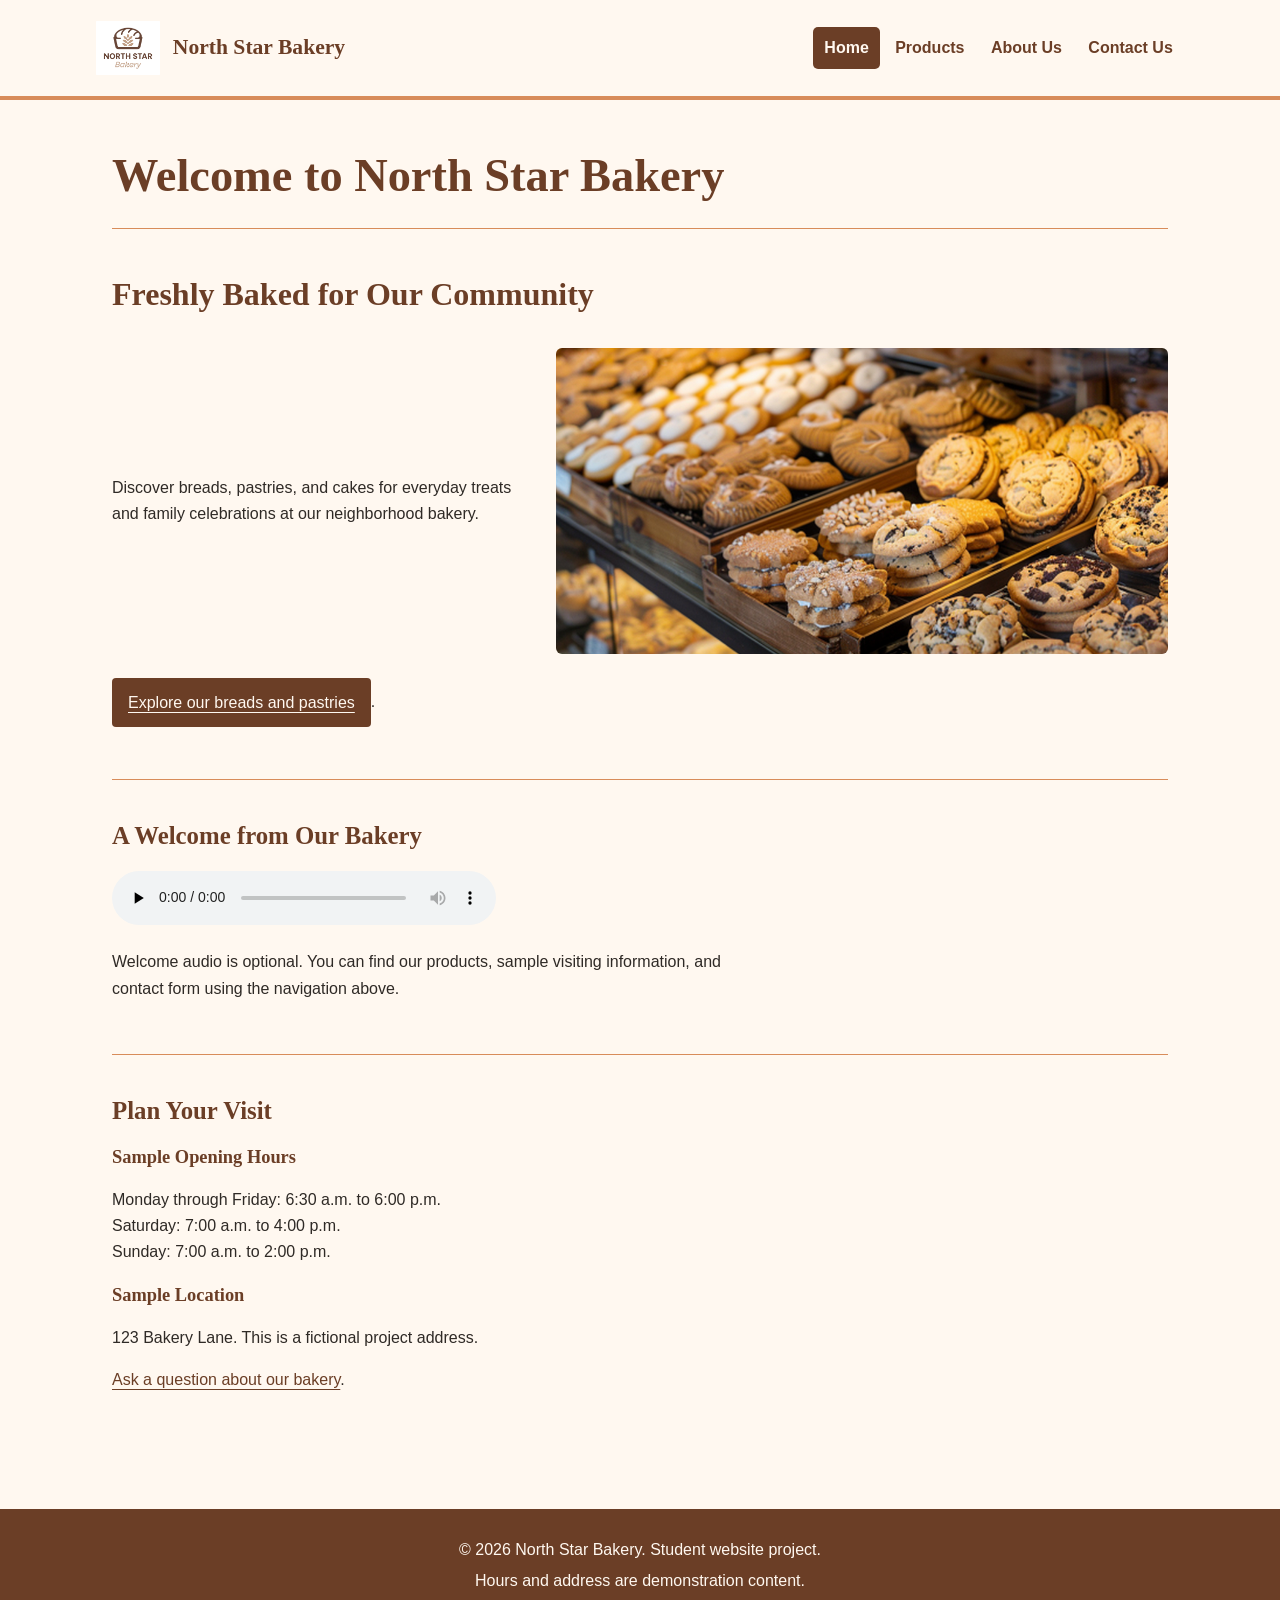
<file: index.html>
<!DOCTYPE html>
<html lang="en">
<head>
<meta charset="UTF-8">
<meta name="viewport" content="width=device-width, initial-scale=1.0">
<title>North Star Bakery | Home</title>
<link rel="stylesheet" href="styles.css">
<script src="bakery_C.js" defer></script>
</head>
<body>
     <a class="skip-link" href="#main-content">Skip to main content</a>
   <header><div class="header-inner"><a class="brand" href="index.html"><img src="bakery-logo_c.png" alt="North Star Bakery" width="80" height="80"><span>North Star Bakery</span></a><nav aria-label="Main navigation"><ul><li><a href="Bakery_C_index.html" aria-current="page">Home</a></li><li><a href="Bakery_C_product.html">Products</a></li><li><a href="Bakery_C_about.html">About Us</a></li><li><a href="Bakery_C_contact.html">Contact Us</a></li></ul></nav></div></header>
  <main id="main-content">
    
    <h1>Welcome to North Star Bakery</h1>
    <section class="hero">
      <h2>Freshly Baked for Our Community</h2>
      <p>Discover breads, pastries, and cakes for everyday treats
        and family celebrations at our neighborhood bakery.</p>
     <picture><source media="(min-width: 768px)" srcset="bakery-feature-large_c.png"><img src="bakery-feature-small_c.png" alt="A selection of breads and pastries" width="900" height="500"></picture>
          <p><a href="Bakery_C_product.html"> Explore our breads and pastries</a>.</p>
    </section>
    <section>
<h2>A Welcome from Our Bakery</h2>
        <audio controls preload="none">
        <source src="bakery-welcome_c.mp3" type="audio/mpeg">
        Your browser does not support audio.
        <a href="bakery-welcome_c.mp3">Download the welcome chime</a>.
      </audio>
      <p>Welcome audio is optional. You can find our products, sample visiting information, and contact form using the navigation above.</p>
    </section>
    <section>
      <h2>Plan Your Visit</h2>
      <h3>Sample Opening Hours</h3>
      <p>Monday through Friday: 6:30 a.m. to 6:00 p.m.<br>
        Saturday: 7:00 a.m. to 4:00 p.m.<br>
        Sunday: 7:00 a.m. to 2:00 p.m.</p>
      <h3>Sample Location</h3>
      <p>123 Bakery Lane. This is a fictional project address.</p>
      <p><a href="Bakery_C_contact.html">Ask a question about our bakery</a>.</p>
    </section>
  </main>
  <footer>
    <p>&copy; 2026 North Star Bakery. Student website project.</p>
    <p>Hours and address are demonstration content.</p>
  </footer>
</body>
</html>
</file>
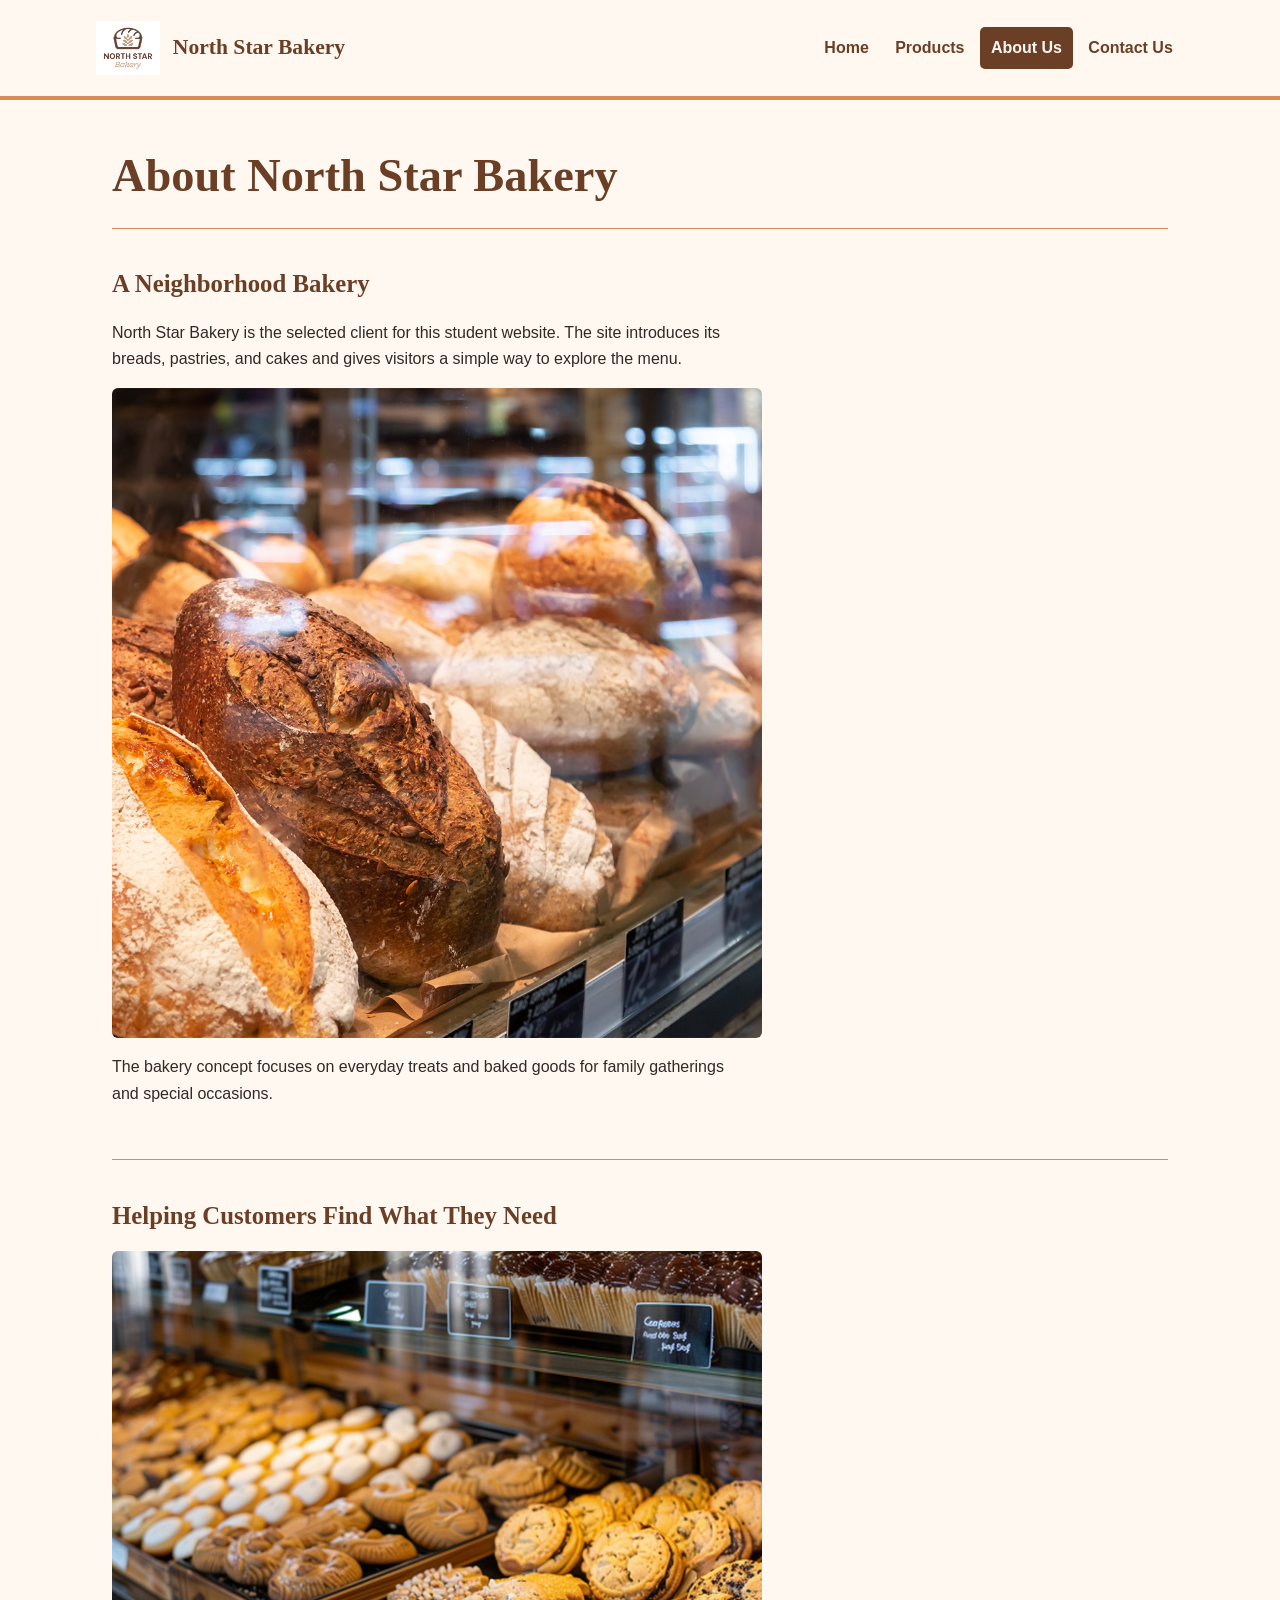
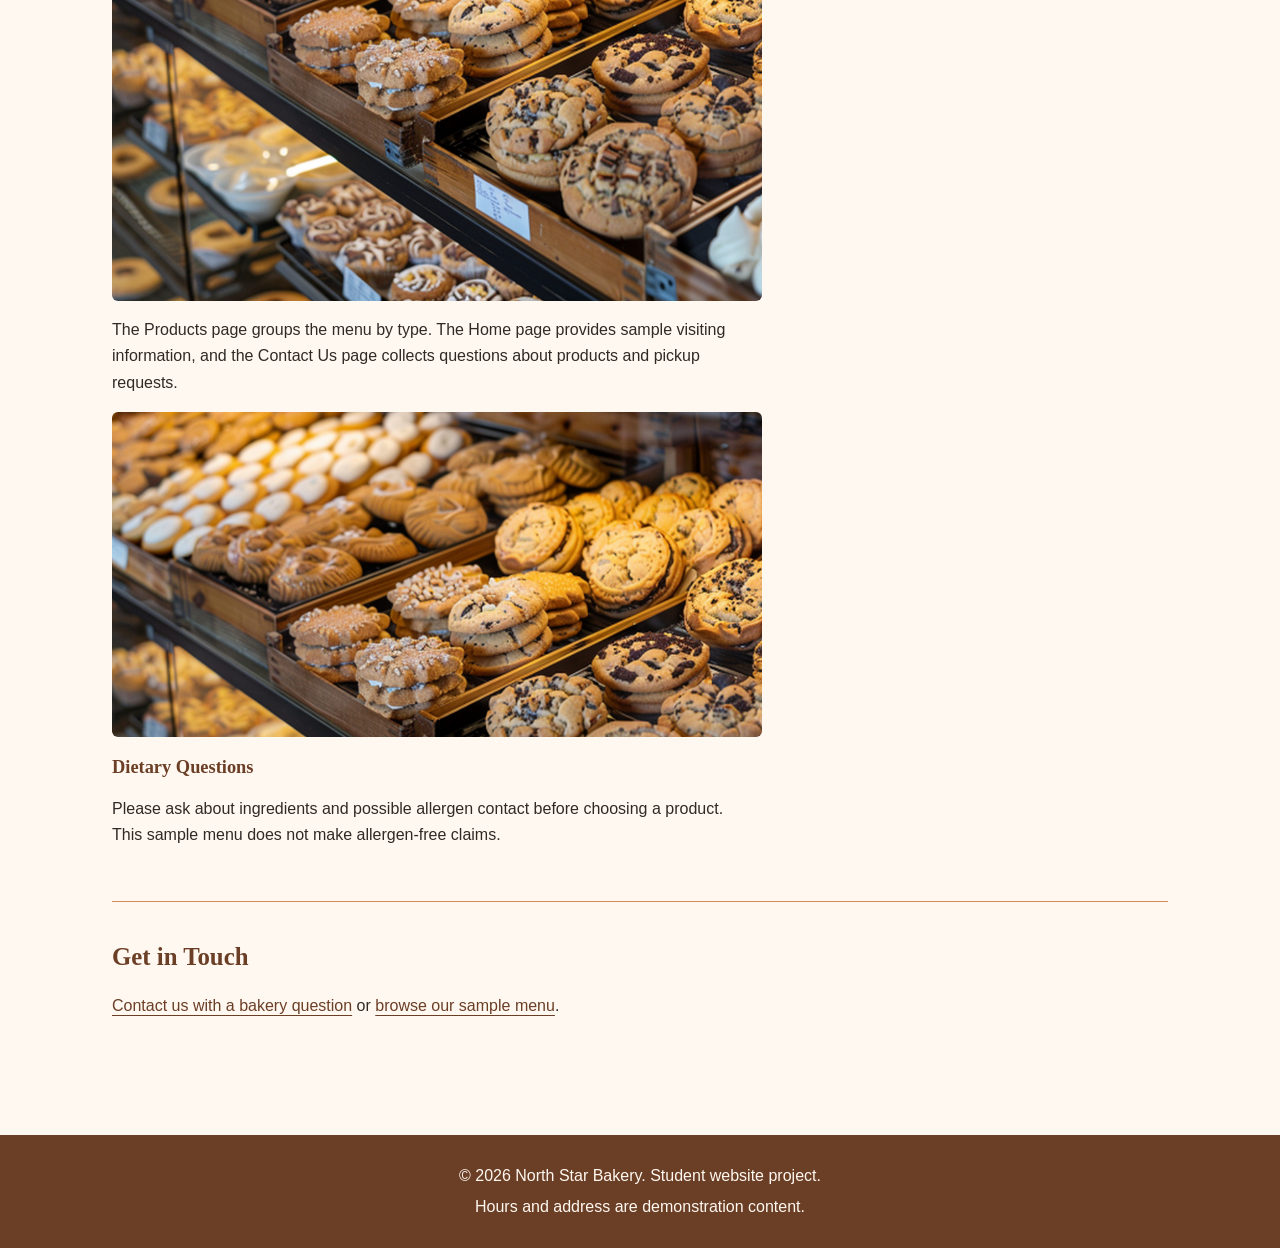
<file: Bakery_C_about.html>
<!DOCTYPE html>
<html lang="en">
<head>
<meta charset="UTF-8">
<meta name="viewport" content="width=device-width, initial-scale=1.0">
<title>North Star Bakery | About Us</title>
<link rel="stylesheet" href="styles.css">
<script src="bakery_C.js" defer></script>
</head>
<body>
  <a class="skip-link" href="#main-content">Skip to main content</a>
  <header><div class="header-inner"><a class="brand" href="index.html"><img src="bakery-logo_c.png" alt="North Star Bakery" width="80" height="80"><span>North Star Bakery</span></a><nav aria-label="Main navigation"><ul><li><a href="Bakery_C_index.html">Home</a></li><li><a href="Bakery_C_product.html">Products</a></li><li><a href="Bakery_C_about.html" aria-current="page">About Us</a></li><li><a href="Bakery_C_contact.html">Contact Us</a></li></ul></nav></div></header>
  <main id="main-content">
    <h1>About North Star Bakery</h1>
    <section class="about-section">
      <h2>A Neighborhood Bakery</h2>
      <p>North Star Bakery is the selected client for this student
        website. The site introduces its breads, pastries, and cakes
        and gives visitors a simple way to explore the menu.</p>

        <img src="bakery-bread_c.png" width="480" height="400" alt="Fresh bread and pastries from the bakery">
        
      <p>The bakery concept focuses on everyday treats and baked goods
        for family gatherings and special occasions.</p>

    </section>
    <section class="about-section">
      <h2>Helping Customers Find What They Need</h2>

      <img src="bakery-feature-small_c.png" width="480" height="400" alt="Fresh bread and pastries from the bakery">
      
      <p>The Products page groups the menu by type. The Home page
        provides sample visiting information, and the Contact Us
        page collects questions about products and pickup requests.</p>
        
        <img src="bakery-feature-large_c.png" width="480" height="400" alt="Fresh bread and pastries from the bakery">
        

      <h3>Dietary Questions</h3>
      <p>Please ask about ingredients and possible allergen contact
        before choosing a product. This sample menu does not make
        allergen-free claims.</p>
    </section>
    <section class="about-section">
      <h2>Get in Touch</h2>
      <p><a href="Bakery_C_contact.html">Contact us with a bakery question</a>
        or <a href="Bakery_C_product.html">browse our sample menu</a>.</p>
    </section>
  </main>
  <footer>
    <p>&copy; 2026 North Star Bakery. Student website project.</p>
    <p>Hours and address are demonstration content.</p>
  </footer>
</body>
</html>
</file>
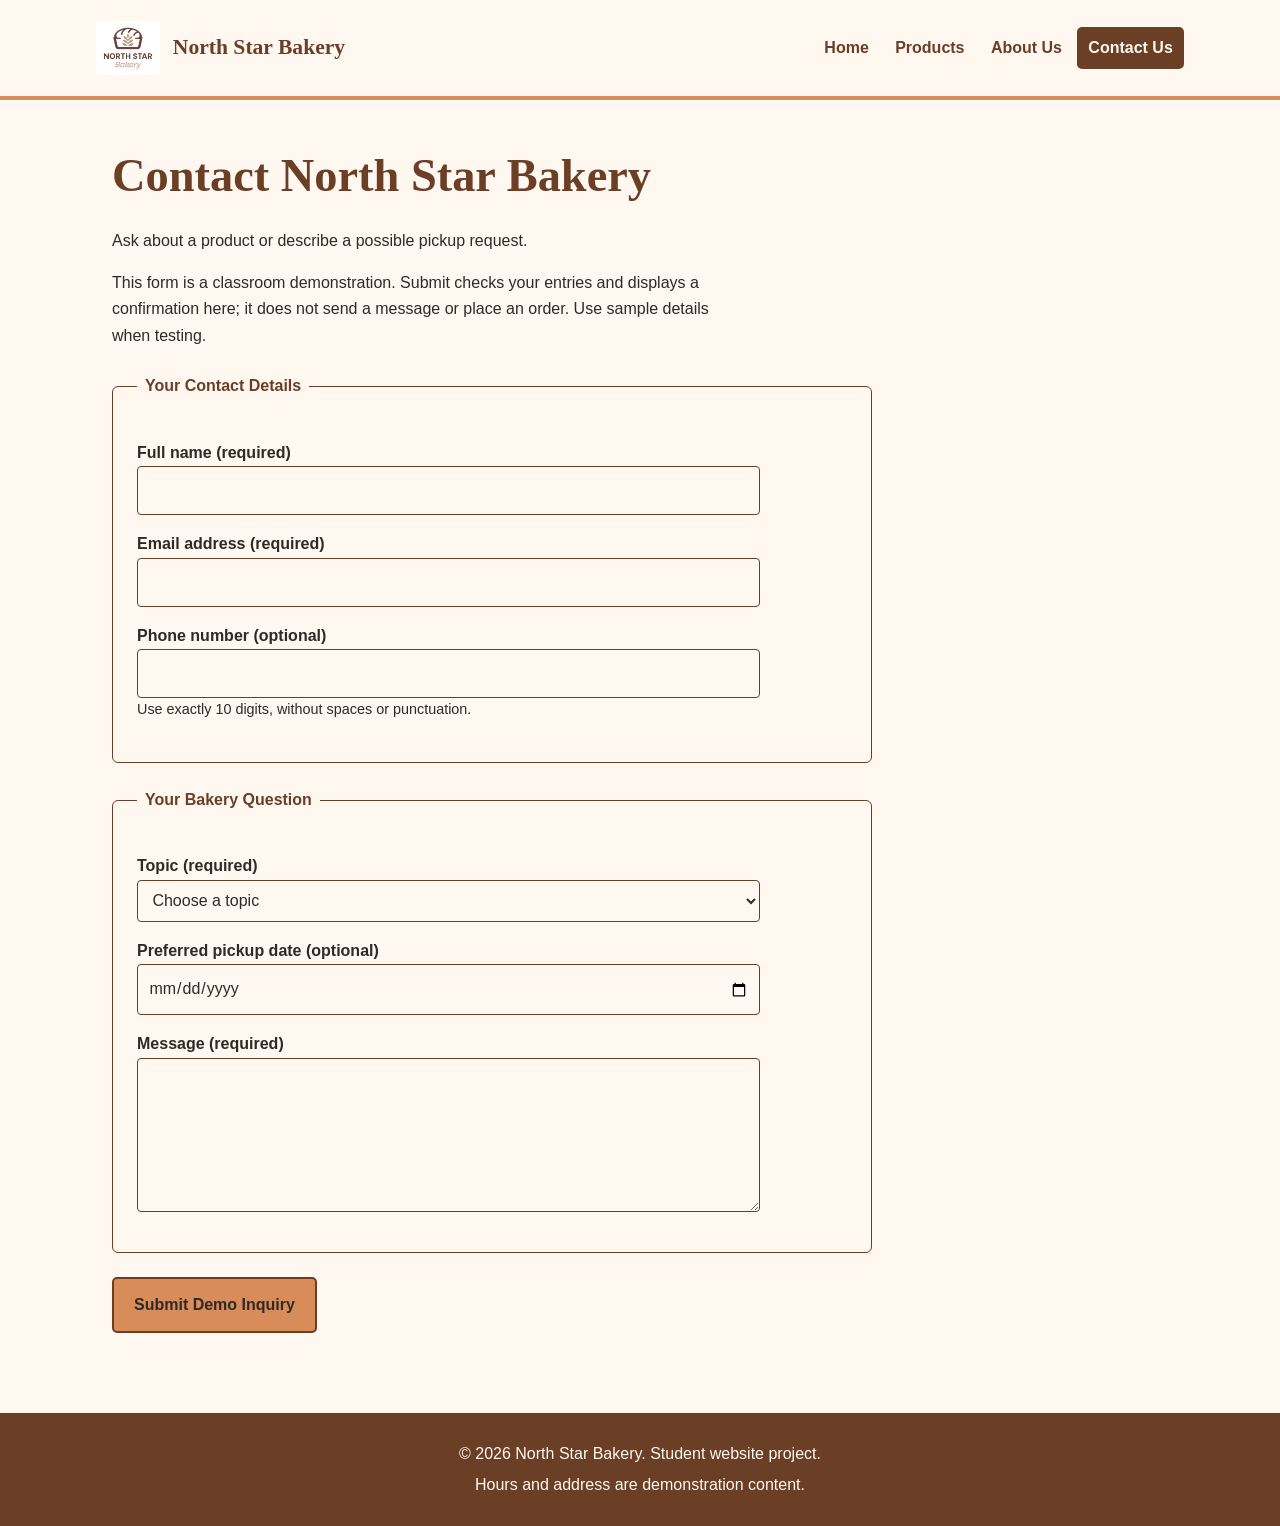
<file: Bakery_C_contact.html>
<!DOCTYPE html>
<html lang="en">
<head>
<meta charset="UTF-8">
<meta name="viewport" content="width=device-width, initial-scale=1.0">
<title>North Star Bakery | Contact Us</title>
<link rel="stylesheet" href="styles.css">
<script src="bakery_C.js" defer></script>
</head>
<body>
     <a class="skip-link" href="#main-content">Skip to main content</a>
   <header><div class="header-inner"><a class="brand" href="index.html"><img src="bakery-logo_c.png" alt="North Star Bakery" width="80" height="80"><span>North Star Bakery</span></a><nav aria-label="Main navigation"><ul><li><a href="Bakery_C_index.html">Home</a></li><li><a href="Bakery_C_product.html">Products</a></li><li><a href="Bakery_C_about.html">About Us</a></li><li><a href="Bakery_C_contact.html" aria-current="page">Contact Us</a></li></ul></nav></div></header>
  <main id="main-content">
    <h1>Contact North Star Bakery</h1><p id="topic-status" role="status"></p>
    <p>Ask about a product or describe a possible pickup request.</p>
    <p>This form is a classroom demonstration. Submit checks your entries and displays a confirmation here; it does not send a message
      or place an order. Use sample details when testing.</p>
    <form id="inquiry-form" action="Bakery_C_contact.html" method="get">
      <fieldset>
        <legend>Your Contact Details</legend>
        <p>
          <label for="full-name">Full name (required)</label><br>
          <input type="text" id="full-name" name="full_name"
            autocomplete="name" minlength="2" maxlength="80" required>
        </p>
        <p>
          <label for="email">Email address (required)</label><br>
          <input type="email" id="email" name="email"
            autocomplete="email" required>
        </p>
        <p>
          <label for="phone">Phone number (optional)</label><br>
          <input type="tel" id="phone" name="phone"
            autocomplete="tel" pattern="[0-9]{10}"
            aria-describedby="phone-help">
          <small id="phone-help">Use exactly 10 digits, without spaces or punctuation.</small>

        </p>
      </fieldset>
      <fieldset>
        <legend>Your Bakery Question</legend>
        <p>
          <label for="topic">Topic (required)</label><br>
          <select id="topic" name="topic" required>
            <option value="">Choose a topic</option>
            <option value="products">Product question</option>
            <option value="cake">Cake request</option>
            <option value="pickup">Pickup question</option>
          </select>
        </p>
        <p>
          <label for="pickup-date">Preferred pickup date (optional)</label><br>
          <input type="date" id="pickup-date" name="pickup_date">
        </p>
        <p>
          <label for="message">Message (required)</label><br>
          <textarea id="message" name="message" rows="5" cols="35"
            minlength="10" maxlength="1000" required></textarea>
        </p>
      </fieldset>
      <p><button type="submit">Submit Demo Inquiry</button></p>
    <p id="form-status" role="status" aria-live="polite"></p></form>
  </main>
  <footer>
    <p>&copy; 2026 North Star Bakery. Student website project.</p>
    <p>Hours and address are demonstration content.</p>
  </footer>
</body>
</html>
</file>
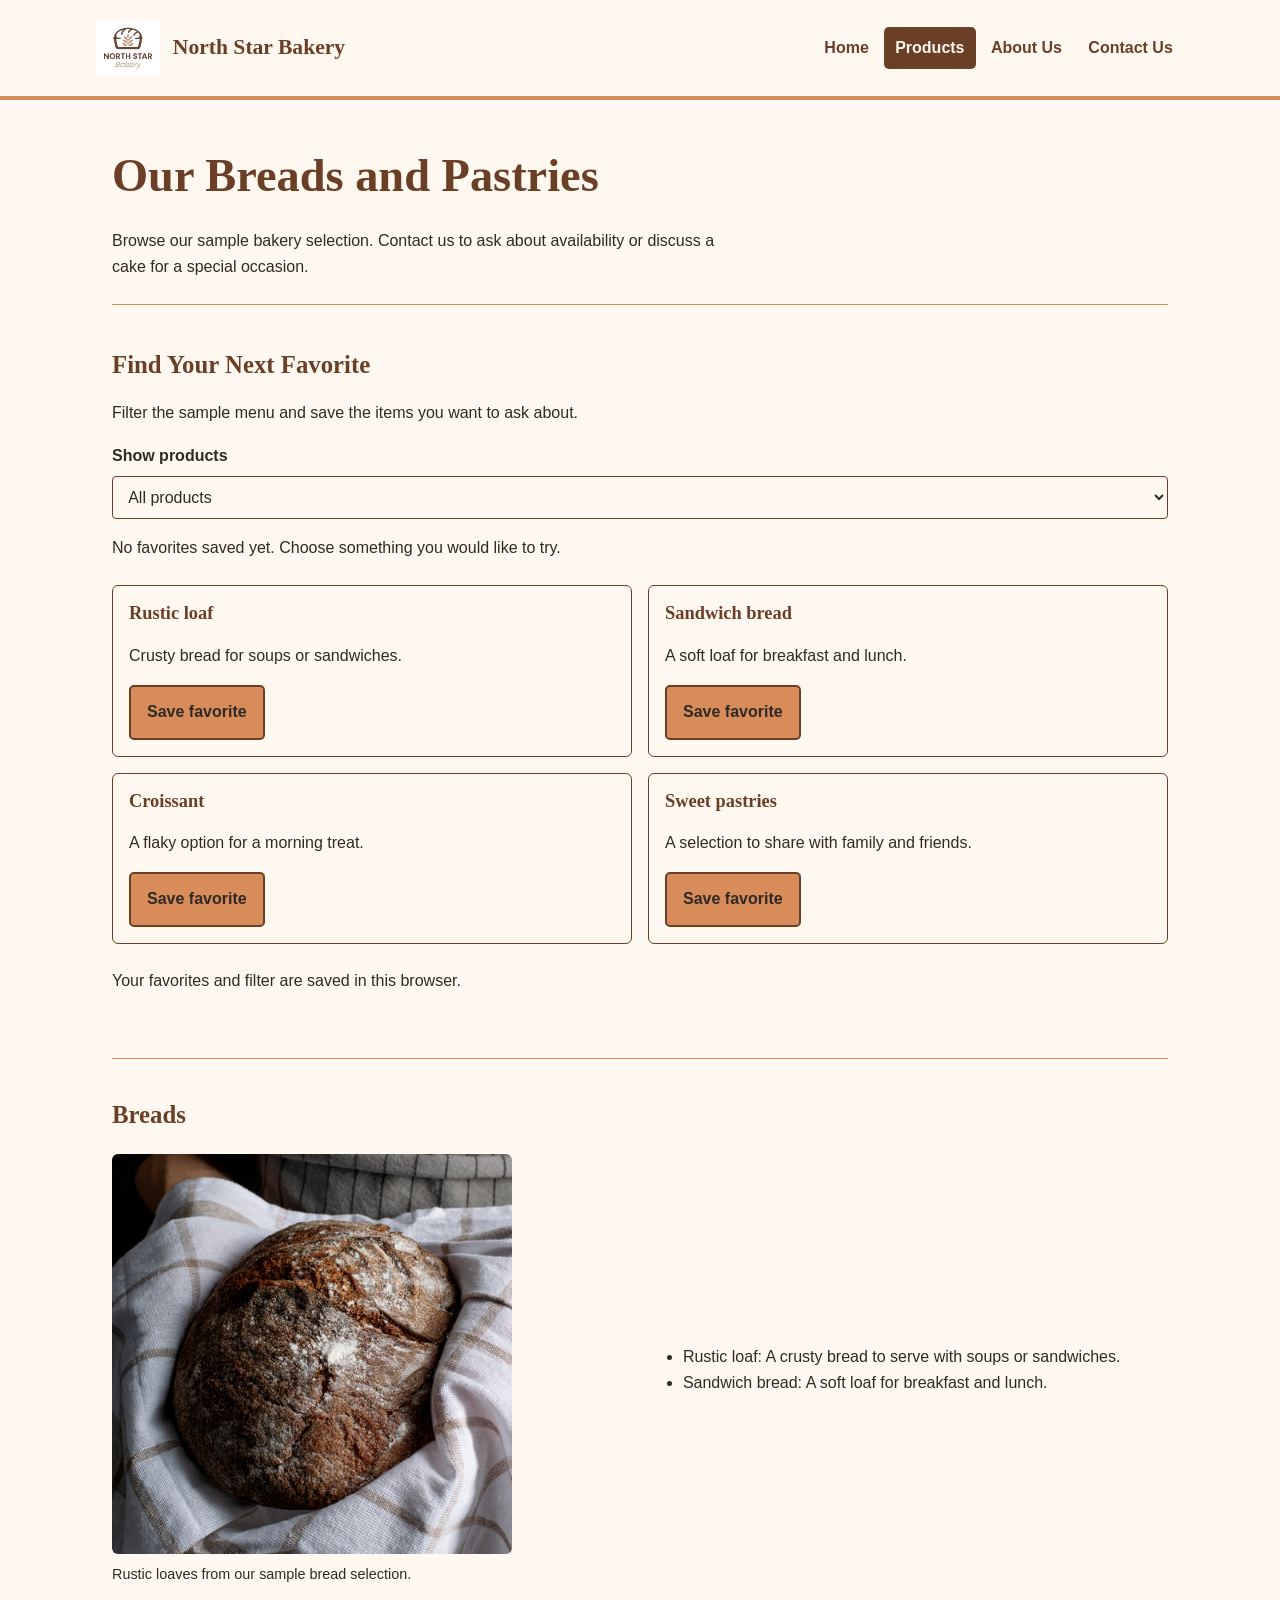
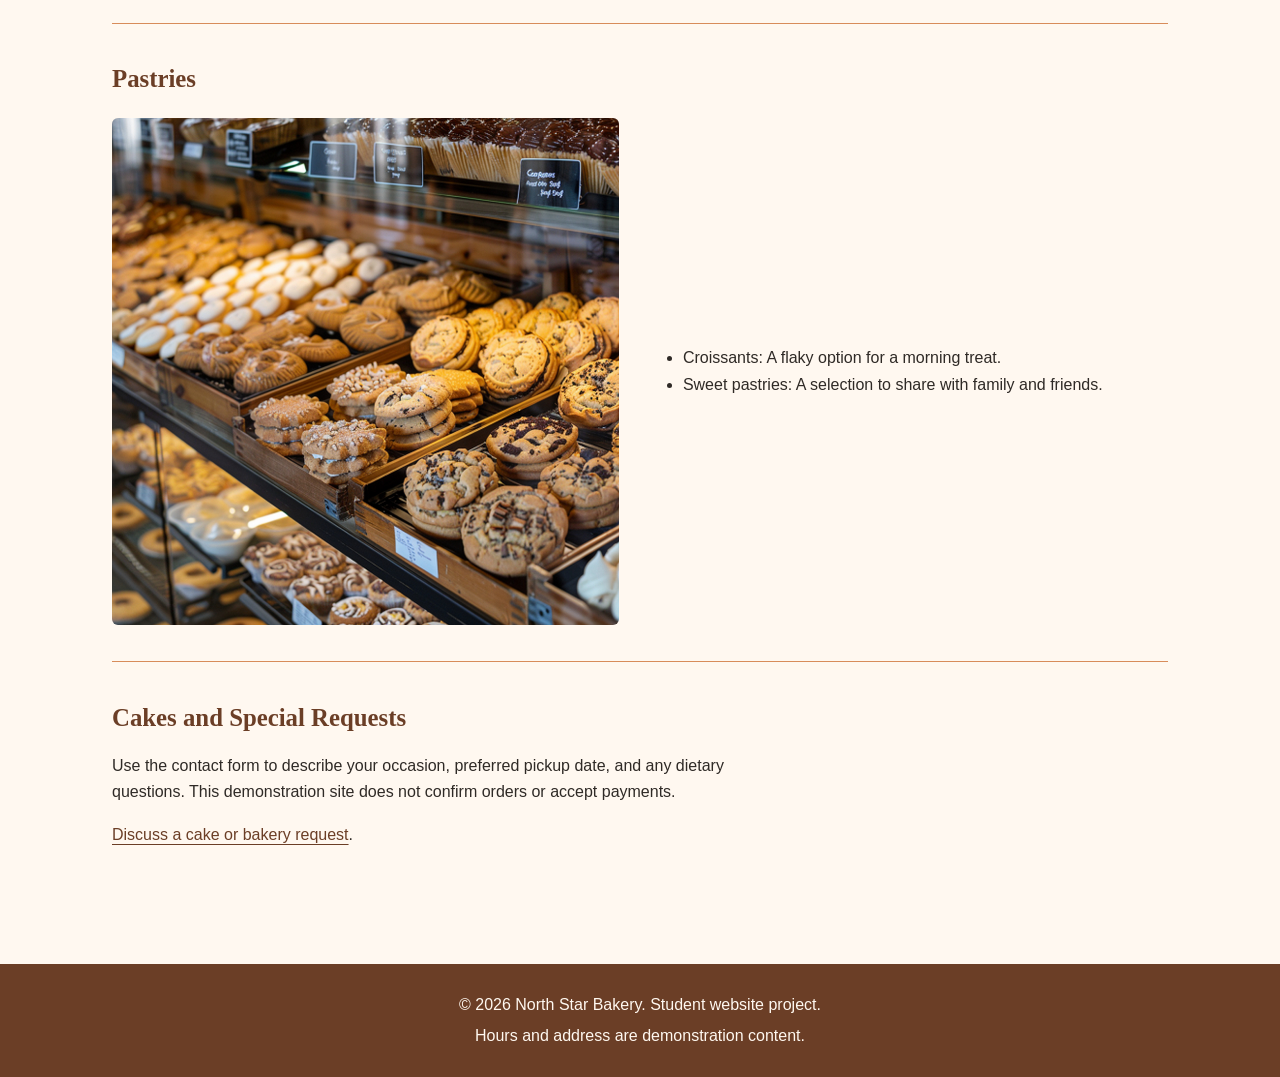
<file: Bakery_C_product.html>
<!DOCTYPE html>
<html lang="en">
<head>
<meta charset="UTF-8">
<meta name="viewport" content="width=device-width, initial-scale=1.0">
<title>North Star Bakery | Products</title>
<link rel="stylesheet" href="styles.css">
<script src="bakery_C.js" defer></script>
</head>
<body>
  <a class="skip-link" href="#main-content">Skip to main content</a>
  <header><div class="header-inner"><a class="brand" href="index.html"><img src="bakery-logo_c.png" alt="North Star Bakery" width="80" height="80"><span>North Star Bakery</span></a><nav aria-label="Main navigation"><ul><li><a href="Bakery_C_index.html">Home</a></li><li><a href="Bakery_C_product.html" aria-current="page">Products</a></li><li><a href="Bakery_C_about.html">About Us</a></li><li><a href="Bakery_C_contact.html">Contact Us</a></li></ul></nav></div></header>
  <main id="main-content">
    <h1>Our Breads and Pastries</h1>
    <p>Browse our sample bakery selection. Contact us to ask about
      availability or discuss a cake for a special occasion.</p>
    <section id="product-finder" aria-labelledby="finder-title">
<h2 id="finder-title">Find Your Next Favorite</h2>
<p>Filter the sample menu and save the items you want to ask about.</p>
<label for="category">Show products</label>
<select id="category"><option value="all">All products</option><option value="bread">Breads</option><option value="pastry">Pastries</option></select>
<p id="favorite-summary" role="status" aria-live="polite"></p>
<div id="product-list" class="product-list"></div>
<p id="storage-status" role="status"></p>
</section><section class="product-card">
      <h2>Breads</h2>
      <figure>
        <img src="bakery-signature-loaf_c.png" width="400" height="200" alt="Fresh bread and pastries from the bakery">
      
        <figcaption>Rustic loaves from our sample bread selection.</figcaption></figure><ul><li>Rustic loaf: A crusty bread to serve with soups or sandwiches.</li>
        <li>Sandwich bread: A soft loaf for breakfast and lunch.</li>
      </ul>
    </section>
    <section class="product-card">
      <h2>Pastries</h2>
      <img src="bakery-feature-small_c.png" width="400" height="200"
        alt="A selection of freshly baked pastries">
      <ul>
        <li>Croissants: A flaky option for a morning treat.</li>
        <li>Sweet pastries: A selection to share with family and friends.</li>
      </ul>
    </section>
    <section>
      <h2>Cakes and Special Requests</h2>
      <p>Use the contact form to describe your occasion, preferred
        pickup date, and any dietary questions. This demonstration
        site does not confirm orders or accept payments.</p>
      <p><a href="Bakery_C_contact.html">Discuss a cake or bakery request</a>.</p>
    </section>
  </main>
  <footer>
    <p>&copy; 2026 North Star Bakery. Student website project.</p>
    <p>Hours and address are demonstration content.</p>
  </footer>
</body>
</html>
</file>
<file: styles.css>
:root {
    --cream: #fff8f0;
    --brown: #6b3e26;
    --peach: #d88c5a;
    --charcoal: #2f2a26;
}

* {
    box-sizing: border-box;
}

body {
    margin: 0;
    background: var(--cream);
    color: var(--charcoal);
    font-family: Arial, sans-serif;
    line-height: 1.65;
}

a {
    color: var(--brown);
    text-underline-offset: 0.25em;
}

a:hover {
    text-decoration-thickness: 3px;
}

a:focus-visible,
input:focus-visible,
select:focus-visible,
textarea:focus-visible,
button:focus-visible {
    outline: 3px solid var(--brown);
    outline-offset: 4px;
}

.skip-link {
    position: absolute;
    left: 1rem;
    top: -6rem;
    background: var(--cream);
    padding: 0.7rem;
    z-index: 10;
}

.skip-link:focus {
    top: 1rem;
}

/* Header */
header {
    border-bottom: 4px solid var(--peach);
}

.header-inner {
    max-width: 1120px;
    margin: auto;
    padding: 1rem;
    display: flex;
    flex-direction: column;
    gap: 1rem;
}

.brand {
    display: flex;
    align-items: center;
    gap: 0.8rem;
    font-family: Georgia, serif;
    font-size: 1.35rem;
    font-weight: bold;
    text-decoration: none;
}

.brand img {
    width: 64px;
    height: 64px;
    object-fit: contain;
}

/* Navigation */
nav ul {
    list-style: none;
    display: flex;
    flex-direction: column;
    gap: 0.35rem;
    padding: 0;
    margin: 0;
}

nav a {
    display: block;
    padding: 0.5rem 0.7rem;
    font-weight: bold;
    text-decoration: none;
    border-radius: 5px;
}

nav a[aria-current] {
    background: var(--brown);
    color: var(--cream);
}

nav a:hover {
    outline: 2px solid var(--brown);
}

/* Main */
main {
    max-width: 1120px;
    margin: auto;
    padding: 1.25rem;
}

/* Headings */
h1,
h2,
h3 {
    font-family: Georgia, serif;
    color: var(--brown);
    line-height: 1.2;
}

h1 {
    font-size: 2.1rem;
    margin: 1rem 0 1.5rem;
}

h2 {
    font-size: 1.55rem;
}

h3 {
    font-size: 1.15rem;
}

p {
    max-width: 70ch;
}

/* Sections */
section {
    padding: 1.25rem 0;
    margin: 1rem 0;
    border-top: 1px solid var(--peach);
}

/* Images */
img {
    max-width: 100%;
    height: auto;
    display: block;
    border-radius: 6px;
}

section > img {
    width: 100%;
    max-width: 560px;
}

picture img {
    width: 100%;
    height: auto;
}

figure {
    margin: 0;
}

figcaption,
small {
    font-size: 0.9rem;
}

figcaption {
    margin-top: 0.6rem;
}

audio {
    max-width: 100%;
    width: 24rem;
}

/* Form */
fieldset {
    border: 1px solid var(--brown);
    border-radius: 6px;
    padding: 1rem;
    margin: 1.5rem 0;
    min-width: 0;
}

legend {
    font-weight: bold;
    color: var(--brown);
    padding: 0 0.5rem;
}

label {
    font-weight: bold;
}

input,
select,
textarea {
    display: block;
    width: 100%;
    min-width: 0;
    font: inherit;
    padding: 0.65rem;
    border: 1px solid var(--brown);
    border-radius: 4px;
    background: var(--cream);
    color: var(--charcoal);
}

textarea {
    resize: vertical;
}

small {
    display: block;
}

button {
    font: inherit;
    font-weight: bold;
    padding: 0.8rem 1.25rem;
    background: var(--peach);
    color: var(--charcoal);
    border: 2px solid var(--brown);
    border-radius: 5px;
    cursor: pointer;
}

form {
    max-width: 760px;
}

/* Footer */
footer {
    background: var(--brown);
    color: var(--cream);
    padding: 1.5rem;
    text-align: center;
    margin-top: 2rem;
}

footer p {
    margin: 0.25rem auto;
}

/* Hero */
.hero {
    display: flex;
    flex-direction: column;
    gap: 0.5rem;
}

.hero p:last-child a {
    display: inline-block;
    background: var(--brown);
    color: var(--cream);
    padding: 0.7rem 1rem;
    border-radius: 4px;
}

/* Desktop / Tablet */
@media (min-width: 768px) {
    .header-inner {
        flex-direction: row;
        align-items: center;
        justify-content: space-between;
    }

    nav ul {
        flex-direction: row;
        flex-wrap: wrap;
        gap: 0.25rem;
    }

    main {
        padding: 2rem;
    }

    h1 {
        font-size: 2.9rem;
    }

    .hero {
        flex-direction: row;
        flex-wrap: wrap;
        column-gap: 2rem;
        align-items: center;
    }

    .hero h2 {
        flex: 1 1 100%;
        font-size: 2rem;
    }

    .hero > p {
        flex: 1 1 36%;
    }

    .hero picture {
        flex: 1 1 55%;
    }

    .hero > p:last-child {
        flex-basis: 100%;
    }

    .product-card {
        display: flex;
        flex-wrap: wrap;
        gap: 1.5rem;
        align-items: center;
    }

    .product-card h2 {
        flex-basis: 100%;
        margin-bottom: 0;
    }

    .product-card figure,
    .product-card > img {
        flex: 1 1 45%;
        max-width: 48%;
    }

    .product-card ul {
        flex: 1 1 45%;
    }

    .about-section > img {
        max-width: 650px;
    }

    fieldset {
        padding: 1.5rem;
    }
}

/* Product List */
.product-list {
    display: flex;
    flex-direction: column;
    gap: 1rem;
    margin-top: 1.5rem;
}

/* Menu Item */
.menu-item {
    border: 1px solid var(--brown);
    border-radius: 6px;
    padding: 1rem;
    flex: 1 1 40%;
}

.menu-item h3 {
    margin-top: 0;
}

.menu-item button[aria-pressed="true"] {
    background: var(--brown);
    color: var(--cream);
}

/* Form Validation */
.field-error {
    color: var(--brown);
    font-weight: bold;
    display: block;
    margin-top: 0.35rem;
}

[aria-invalid="true"] {
    border: 3px solid var(--brown);
}

#form-status:not(:empty) {
    padding: 1rem;
    border: 2px solid var(--brown);
}

/* Product List - Desktop / Tablet */
@media (min-width: 768px) {
    .product-list {
        flex-direction: row;
        flex-wrap: wrap;
    }
}
/* Product finder */

#product-finder {
  margin: 1.5rem 0;
  padding: 1.5rem 0;
  border-top: 1px solid #d88c5a;
  background: #fff8f0;
  color: #2f2a26;
}

#product-finder h2,
#product-finder h3 {
  font-family: Georgia, serif;
  color: #6b3e26;
}

#product-finder label {
  display: block;
  margin-bottom: 0.4rem;
  font-weight: bold;
}

#category {
  width: 100%;
  padding: 0.7rem;
  border: 1px solid #6b3e26;
  border-radius: 4px;
  background: #fff8f0;
  color: #2f2a26;
  font: inherit;
}

.product-list {
  display: flex;
  flex-direction: column;
  gap: 1rem;
  margin: 1.5rem 0;
}

.menu-item {
  flex: 1 1 40%;
  min-width: 0;
  padding: 1rem;
  border: 1px solid #6b3e26;
  border-radius: 6px;
}

.menu-item h3 {
  margin-top: 0;
}

.menu-item button {
  padding: 0.75rem 1rem;
  border: 2px solid #6b3e26;
  border-radius: 5px;
  background: #d88c5a;
  color: #2f2a26;
  font: inherit;
  font-weight: bold;
  cursor: pointer;
}

.menu-item button[aria-pressed="true"] {
  background: #6b3e26;
  color: #fff8f0;
}

#product-finder button:focus-visible,
#category:focus-visible {
  outline: 3px solid #6b3e26;
  outline-offset: 4px;
}

@media (min-width: 768px) {
  .product-list {
    flex-direction: row;
    flex-wrap: wrap;
  }
</file>
